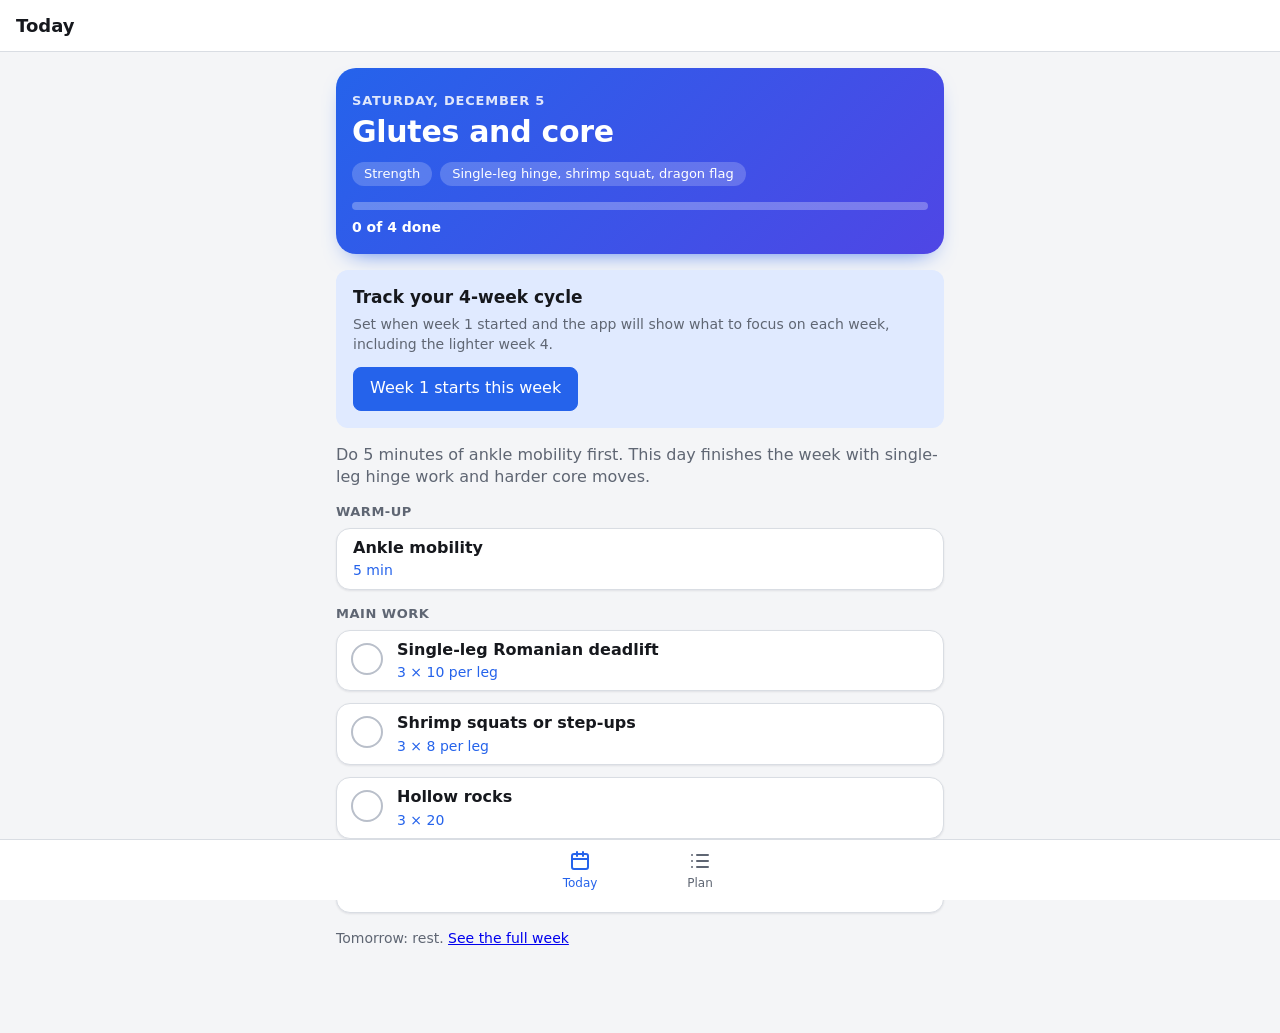
<file: index.html>
<!doctype html>
<html lang="en">
<head>
  <meta charset="utf-8">
  <meta name="viewport" content="width=device-width, initial-scale=1, viewport-fit=cover">
  <meta name="theme-color" content="#ffffff" media="(prefers-color-scheme: light)">
  <meta name="theme-color" content="#181b21" media="(prefers-color-scheme: dark)">
  <title>FitTrack</title>
  <link rel="manifest" href="manifest.webmanifest">
  <link rel="icon" type="image/png" href="icons/icon-192.png">
  <link rel="apple-touch-icon" href="icons/apple-touch-icon.png">
  <meta name="apple-mobile-web-app-capable" content="yes">
  <meta name="mobile-web-app-capable" content="yes">
  <meta name="apple-mobile-web-app-title" content="FitTrack">
  <link rel="stylesheet" href="css/base.css">
  <link rel="stylesheet" href="css/layout.css">
  <link rel="stylesheet" href="css/components.css">
</head>
<body>
  <header class="app-header">
    <button id="header-back" class="icon-btn" type="button" aria-label="Back" hidden></button>
    <h1 id="header-title">FitTrack</h1>
  </header>

  <main id="main">
    <noscript><p class="banner banner-danger">FitTrack needs JavaScript to run.</p></noscript>
  </main>

  <nav id="bottom-nav" class="bottom-nav" aria-label="Sections"></nav>
  <div id="toast" class="toast" role="status" aria-live="polite" hidden></div>

  <!-- Order matters: core first, then modules, then app.js starts everything. -->
  <script src="js/core/dates.js"></script>
  <script src="js/core/migrations.js"></script>
  <script src="js/core/storage.js"></script>
  <script src="js/core/registry.js"></script>
  <script src="js/core/router.js"></script>
  <script src="js/core/ui.js"></script>
  <script src="js/data/plan.js"></script>
  <script src="js/modules/plan-view.js"></script>
  <script src="js/modules/today.js"></script>
  <script src="js/modules/plan.js"></script>
  <script src="js/app.js"></script>
  <script>
    // Offline support. Only over https or localhost, and a failure here must never stop the app.
    if ('serviceWorker' in navigator) {
      window.addEventListener('load', () => navigator.serviceWorker.register('sw.js').catch(() => {}));
    }
  </script>
</body>
</html>
</file>
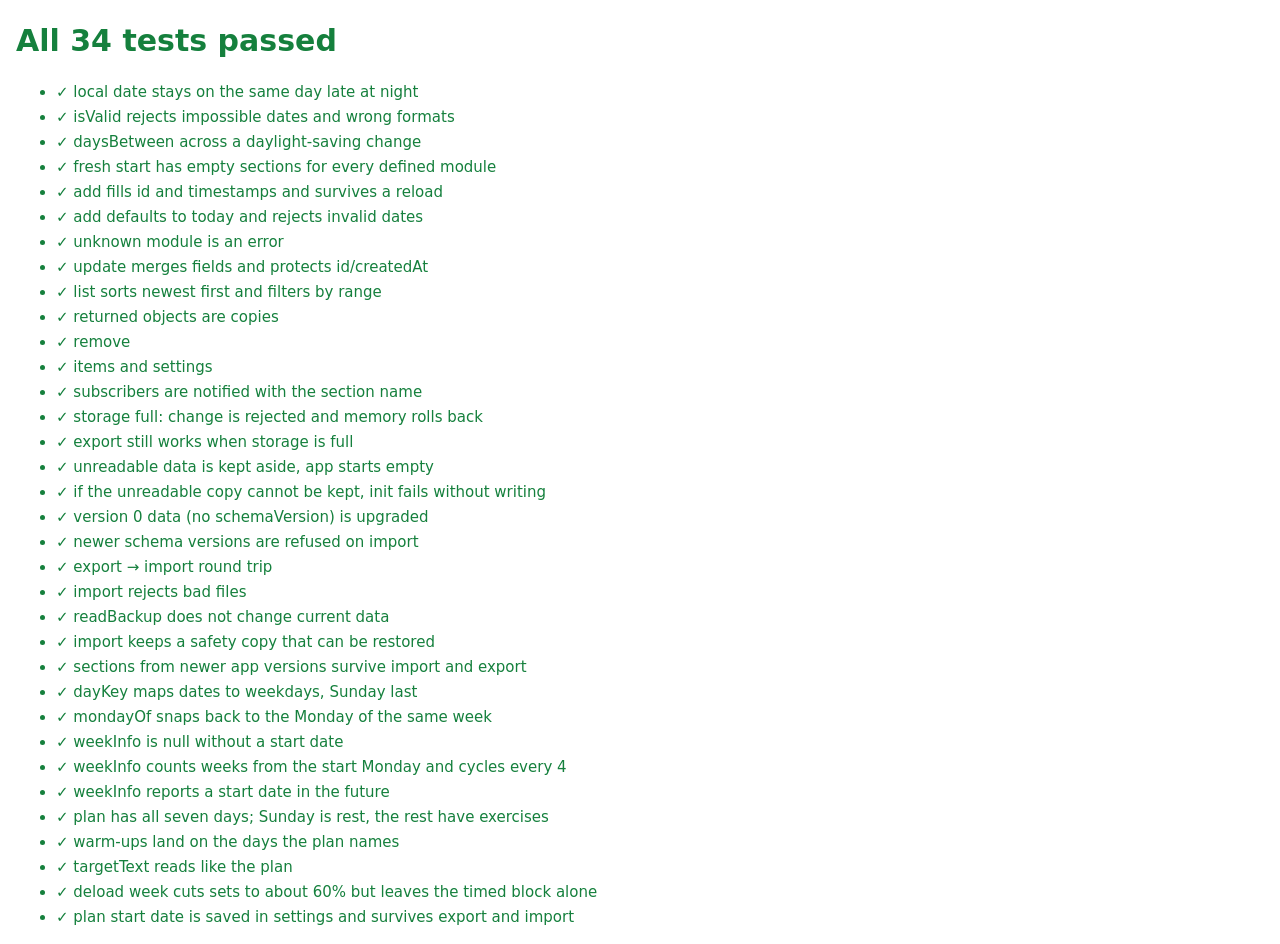
<file: tests.html>
<!doctype html>
<html lang="en">
<head>
  <meta charset="utf-8">
  <meta name="viewport" content="width=device-width, initial-scale=1">
  <title>FitTrack tests</title>
  <style>
    body { font: 15px/1.4 system-ui, sans-serif; margin: 16px; background: #fff; color: #16181d; }
    li { margin: 4px 0; }
    .pass { color: #15803d; }
    .fail { color: #b91c1c; font-weight: 600; }
    code { font-size: 13px; }
  </style>
</head>
<body>
  <h1 id="summary">Running…</h1>
  <ul id="results"></ul>

  <!-- Only the storage layer and what it depends on. Real localStorage is never touched. -->
  <script src="js/core/dates.js"></script>
  <script src="js/core/migrations.js"></script>
  <script src="js/core/storage.js"></script>
  <script src="js/data/plan.js"></script>
  <script>
    'use strict';
    const FT = window.FitTrack;
    const S = FT.storage;
    const KEY = 'fittrack:db';
    S.defineModule('workouts');
    S.defineModule('metrics');

    function memoryBackend() {
      const map = new Map();
      return {
        map,
        limit: Infinity,
        getItem(k) { return map.has(k) ? map.get(k) : null; },
        setItem(k, v) {
          v = String(v);
          let size = v.length;
          for (const [key, val] of map) if (key !== k) size += val.length;
          if (size > this.limit) { const e = new Error('quota'); e.name = 'QuotaExceededError'; throw e; }
          map.set(k, v);
        },
        removeItem(k) { map.delete(k); }
      };
    }

    function fresh() { const b = memoryBackend(); S.init({ backend: b }); return b; }

    const results = [];
    function test(name, fn) {
      try { fn(); results.push({ name, ok: true }); }
      catch (err) { results.push({ name, ok: false, message: err.message }); }
    }
    function assert(cond, message) { if (!cond) throw new Error(message || 'assertion failed'); }
    function eq(actual, expected, message) {
      const a = JSON.stringify(actual), e = JSON.stringify(expected);
      if (a !== e) throw new Error(`${message ? message + ': ' : ''}expected ${e}, got ${a}`);
    }
    function throws(fn, pattern) {
      try { fn(); } catch (err) {
        if (pattern && !pattern.test(err.message)) throw new Error(`wrong error: ${err.message}`);
        return;
      }
      throw new Error('expected an error');
    }

    // ---------- dates ----------

    test('local date stays on the same day late at night', () => {
      eq(FT.dates.toLocalDate(new Date(2026, 8, 24, 23, 45)), '2026-09-24');
    });
    test('isValid rejects impossible dates and wrong formats', () => {
      assert(FT.dates.isValid('2026-02-28'));
      assert(!FT.dates.isValid('2026-02-30'));
      assert(!FT.dates.isValid('24/09/2026'));
      assert(!FT.dates.isValid(undefined));
    });
    test('daysBetween across a daylight-saving change', () => {
      eq(FT.dates.daysBetween('2026-03-01', '2026-04-01'), 31);
      eq(FT.dates.daysBetween('2026-10-20', '2026-11-05'), 16);
    });

    // ---------- entries ----------

    test('fresh start has empty sections for every defined module', () => {
      fresh();
      eq(S.list('workouts'), []);
      eq(S.counts(), { workouts: 0, metrics: 0 });
    });
    test('add fills id and timestamps and survives a reload', () => {
      const b = fresh();
      const e = S.add('workouts', { date: '2026-09-20', title: 'Legs' });
      assert(typeof e.id === 'string' && e.id.length > 8, 'id');
      assert(e.createdAt && e.updatedAt, 'timestamps');
      S.init({ backend: b });
      eq(S.get('workouts', e.id).title, 'Legs');
    });
    test('add defaults to today and rejects invalid dates', () => {
      fresh();
      eq(S.add('workouts', {}).date, FT.dates.today());
      throws(() => S.add('workouts', { date: '2026-13-01' }), /Invalid date/);
      eq(S.list('workouts').length, 1);
    });
    test('unknown module is an error', () => {
      fresh();
      throws(() => S.add('nope', {}), /Unknown module/);
    });
    test('update merges fields and protects id/createdAt', () => {
      fresh();
      const e = S.add('workouts', { date: '2026-09-20', title: 'A', notes: 'n' });
      const u = S.update('workouts', e.id, { title: 'B', id: 'hacked', createdAt: 'x' });
      eq([u.id, u.createdAt, u.title, u.notes], [e.id, e.createdAt, 'B', 'n']);
      throws(() => S.update('workouts', e.id, { date: 'bad' }), /Invalid date/);
      throws(() => S.update('workouts', 'missing', {}), /No entry/);
    });
    test('list sorts newest first and filters by range', () => {
      fresh();
      for (const d of ['2026-09-01', '2026-09-15', '2026-08-30']) S.add('workouts', { date: d });
      eq(S.list('workouts').map(e => e.date), ['2026-09-15', '2026-09-01', '2026-08-30']);
      eq(S.list('workouts', { from: '2026-09-01', to: '2026-09-10' }).map(e => e.date), ['2026-09-01']);
    });
    test('returned objects are copies', () => {
      fresh();
      const e = S.add('workouts', { date: '2026-09-20', exercises: [{ name: 'Squat' }] });
      S.list('workouts')[0].exercises[0].name = 'changed';
      e.title = 'changed';
      eq(S.get('workouts', e.id).exercises[0].name, 'Squat');
      eq(S.get('workouts', e.id).title, undefined);
    });
    test('remove', () => {
      fresh();
      const e = S.add('workouts', { date: '2026-09-20' });
      eq(S.remove('workouts', e.id), true);
      eq(S.remove('workouts', e.id), false);
      eq(S.list('workouts'), []);
    });
    test('items and settings', () => {
      const b = fresh();
      S.saveItems('metrics', [{ id: 'x', name: 'Waist' }]);
      S.updateSettings({ weightUnit: 'lb' });
      S.init({ backend: b });
      eq(S.getItems('metrics'), [{ id: 'x', name: 'Waist' }]);
      eq(S.getSettings().weightUnit, 'lb');
    });
    test('subscribers are notified with the section name', () => {
      fresh();
      const seen = [];
      const off = S.subscribe(s => seen.push(s));
      S.add('workouts', { date: '2026-09-20' });
      off();
      S.add('workouts', { date: '2026-09-21' });
      eq(seen, ['workouts']);
    });

    // ---------- failures ----------

    test('storage full: change is rejected and memory rolls back', () => {
      const b = fresh();
      S.add('workouts', { date: '2026-09-20' });
      b.limit = b.map.get(KEY).length + 500;
      throws(() => S.add('workouts', { date: '2026-09-21', notes: 'x'.repeat(1000) }), /Storage is full/);
      eq(S.list('workouts').length, 1);
    });
    test('export still works when storage is full', () => {
      const b = fresh();
      S.add('workouts', { date: '2026-09-20' });
      b.limit = b.map.get(KEY).length;
      const json = S.exportData();
      eq(JSON.parse(json).data.modules.workouts.entries.length, 1);
    });
    test('unreadable data is kept aside, app starts empty', () => {
      const b = memoryBackend();
      b.map.set(KEY, '{not json');
      S.init({ backend: b });
      eq(S.list('workouts'), []);
      eq(S.getCorruptData(), '{not json');
      S.clearCorruptData();
      eq(S.getCorruptData(), null);
    });
    test('if the unreadable copy cannot be kept, init fails without writing', () => {
      const b = memoryBackend();
      b.map.set(KEY, '{not json');
      b.limit = 5;
      throws(() => S.init({ backend: b }));
      eq(b.map.get(KEY), '{not json');
    });

    // ---------- migrations ----------

    test('version 0 data (no schemaVersion) is upgraded', () => {
      const b = memoryBackend();
      b.map.set(KEY, JSON.stringify({ modules: { workouts: { items: [], entries: [{ id: 'a', date: '2026-01-02' }] } } }));
      S.init({ backend: b });
      eq(S.get('workouts', 'a').date, '2026-01-02');
      eq(S.getSettings().weightUnit, 'kg');
      eq(S.counts(), { workouts: 1, metrics: 0 });
    });
    test('newer schema versions are refused on import', () => {
      fresh();
      const file = JSON.stringify({ app: 'fittrack', data: { schemaVersion: 99, modules: {} } });
      throws(() => S.readBackup(file), /newer version/);
    });

    // ---------- export / import ----------

    test('export → import round trip', () => {
      fresh();
      S.add('workouts', { date: '2026-09-20', title: 'Push', exercises: [{ name: 'Bench', sets: [{ reps: 8, weight: 80, done: true }] }] });
      S.updateSettings({ weightUnit: 'lb' });
      const json = S.exportData();
      const before = S.list('workouts');

      const b2 = memoryBackend();
      S.init({ backend: b2 });
      const backup = S.readBackup(json);
      eq(backup.counts, { workouts: 1, metrics: 0 });
      S.replaceAll(backup.data);
      eq(S.list('workouts'), before);
      eq(S.getSettings().weightUnit, 'lb');
      assert(S.getMeta().lastExportAt, 'lastExportAt');
    });
    test('import rejects bad files', () => {
      fresh();
      throws(() => S.readBackup('nope'), /not valid JSON/);
      throws(() => S.readBackup('{"hello":1}'), /not a FitTrack backup/);
      const bad = entries => JSON.stringify({ app: 'fittrack', data: { schemaVersion: 1, modules: { workouts: { items: [], entries } } } });
      throws(() => S.readBackup(bad([{ id: 'a', date: 'yesterday' }])), /invalid date/);
      throws(() => S.readBackup(bad([{ id: 'a', date: '2026-01-01' }, { id: 'a', date: '2026-01-02' }])), /duplicate id/);
      throws(() => S.readBackup(bad([{ date: '2026-01-01' }])), /no id/);
    });
    test('readBackup does not change current data', () => {
      fresh();
      S.add('workouts', { date: '2026-09-20' });
      S.readBackup(JSON.stringify({ app: 'fittrack', data: { schemaVersion: 1, modules: {} } }));
      eq(S.list('workouts').length, 1);
    });
    test('import keeps a safety copy that can be restored', () => {
      fresh();
      const original = S.add('workouts', { date: '2026-09-20', title: 'Original' });
      const backup = S.readBackup(JSON.stringify({ app: 'fittrack', data: { schemaVersion: 1, modules: {} } }));
      S.replaceAll(backup.data);
      eq(S.list('workouts'), []);
      assert(S.hasPreImportBackup(), 'has backup');
      S.restorePreImportBackup();
      eq(S.get('workouts', original.id).title, 'Original');
      assert(!S.hasPreImportBackup(), 'backup consumed');
    });
    test('sections from newer app versions survive import and export', () => {
      fresh();
      const file = JSON.stringify({ app: 'fittrack', data: { schemaVersion: 1, modules: { future: { items: [], entries: [{ id: 'f', date: '2026-01-01', x: 1 }] } } } });
      S.replaceAll(S.readBackup(file).data);
      eq(JSON.parse(S.exportData()).data.modules.future.entries[0].x, 1);
    });

    // ---------- training plan ----------

    const P = FT.plan;

    test('dayKey maps dates to weekdays, Sunday last', () => {
      eq(P.dayKey('2026-10-12'), 'mon');
      eq(P.dayKey('2026-10-15'), 'thu');
      eq(P.dayKey('2026-10-17'), 'sat');
      eq(P.dayKey('2026-10-18'), 'sun');
    });
    test('mondayOf snaps back to the Monday of the same week', () => {
      eq(P.mondayOf('2026-10-12'), '2026-10-12');
      eq(P.mondayOf('2026-10-15'), '2026-10-12');
      eq(P.mondayOf('2026-10-18'), '2026-10-12');
      eq(P.mondayOf('2026-10-19'), '2026-10-19');
      eq(P.mondayOf('2026-11-01'), '2026-10-26'); // across a month boundary
    });
    test('weekInfo is null without a start date', () => {
      eq(P.weekInfo(null, '2026-10-15'), null);
      eq(P.weekInfo('garbage', '2026-10-15'), null);
    });
    test('weekInfo counts weeks from the start Monday and cycles every 4', () => {
      const w = (date) => P.weekInfo('2026-10-14', date); // a Wednesday: snaps to Mon 12 Oct
      eq([w('2026-10-12').n, w('2026-10-18').n], [1, 1]);
      eq(w('2026-10-19').n, 2);
      eq(w('2026-11-02').n, 4);
      assert(w('2026-11-02').deload && !w('2026-10-26').deload, 'deload only in week 4');
      eq([w('2026-11-09').n, w('2026-11-09').block], [1, 2]);
      eq(w('2026-10-15').block, 1);
    });
    test('weekInfo reports a start date in the future', () => {
      const info = P.weekInfo('2026-10-19', '2026-10-15');
      eq([info.upcoming, info.daysUntil], [true, 4]);
    });
    test('plan has all seven days; Sunday is rest, the rest have exercises', () => {
      eq(P.DAY_KEYS.length, 7);
      for (const key of P.DAY_KEYS) assert(P.DAYS[key] && P.DAY_NAMES[key], key);
      eq(P.DAYS.sun.exercises.length, 0);
      for (const key of ['mon', 'tue', 'wed', 'thu', 'fri', 'sat']) {
        assert(P.DAYS[key].exercises.length >= 4, key + ' has exercises');
        for (const ex of P.DAYS[key].exercises) assert(ex.name && ex.how && ex.sets >= 1, key + ': ' + ex.name);
      }
    });
    test('warm-ups land on the days the plan names', () => {
      eq(P.DAY_KEYS.filter(k => P.warmupsFor(k).some(w => w.name === 'Ankle mobility')), ['mon', 'thu', 'sat']);
      eq(P.DAY_KEYS.filter(k => P.warmupsFor(k).some(w => w.name === 'Wrist warm-up')), ['tue', 'fri']);
      eq(P.DAY_KEYS.filter(k => P.warmupsFor(k).some(w => w.name === 'Shoulder warm-up')), ['tue', 'wed', 'fri']);
    });
    test('targetText reads like the plan', () => {
      const by = (key, name) => P.DAYS[key].exercises.find(e => e.name === name);
      eq(P.targetText(by('mon', 'Bulgarian split squats')), '4 × 8–10 per leg');
      eq(P.targetText(by('mon', 'Nordic curl negatives')), '3 × 5');
      eq(P.targetText(by('tue', 'Wall walk to chest-to-wall hold')), '5 × 30 sec');
      eq(P.targetText(by('wed', 'Push-ups')), '2 sets, near max');
      eq(P.targetText(by('fri', 'Tripod to straddle press attempts')), '8–10 minutes');
    });
    test('deload week cuts sets to about 60% but leaves the timed block alone', () => {
      const deload = P.weekInfo('2026-10-12', '2026-11-02');
      const normal = P.weekInfo('2026-10-12', '2026-10-12');
      const by = (key, name) => P.DAYS[key].exercises.find(e => e.name === name);
      eq([P.setsFor(by('mon', 'Bulgarian split squats'), normal), P.setsFor(by('mon', 'Bulgarian split squats'), deload)], [4, 2]);
      eq(P.setsFor(by('tue', 'Hollow body hold'), deload), 2);
      eq(P.setsFor(by('wed', 'Push-ups'), deload), 1);
      eq(P.setsFor(by('fri', 'Tripod to straddle press attempts'), deload), 1);
      eq(P.targetText(by('mon', 'Bulgarian split squats'), deload), '2 × 8–10 per leg');
      eq(P.setsFor(by('mon', 'Bulgarian split squats'), null), 4);
    });
    test('plan start date is saved in settings and survives export and import', () => {
      fresh();
      eq(S.getSettings().planStart, null);
      S.updateSettings({ planStart: '2026-10-12' });
      const json = S.exportData();
      fresh();
      S.replaceAll(S.readBackup(json).data);
      eq(S.getSettings().planStart, '2026-10-12');
    });

    // ---------- report ----------

    const failed = results.filter(r => !r.ok).length;
    document.getElementById('summary').textContent = failed ? `${failed} of ${results.length} failed` : `All ${results.length} tests passed`;
    document.getElementById('summary').className = failed ? 'fail' : 'pass';
    document.getElementById('results').replaceChildren(...results.map(r => {
      const li = document.createElement('li');
      li.className = r.ok ? 'pass' : 'fail';
      li.textContent = (r.ok ? '✓ ' : '✗ ') + r.name + (r.ok ? '' : ' — ' + r.message);
      return li;
    }));
  </script>
</body>
</html>
</file>
<file: css/base.css>
:root {
  --bg: #f4f5f7;
  --surface: #ffffff;
  --surface-2: #eef0f3;
  --text: #16181d;
  --text-muted: #5f6673;
  --border: #d9dde3;
  --accent: #2563eb;
  --accent-text: #ffffff;
  --accent-soft: #e0eaff;
  --ring: #b9bfca;
  --shadow: 0 1px 2px rgb(16 24 40 / 0.05), 0 1px 3px rgb(16 24 40 / 0.04);
  --hero-from: #2563eb;
  --hero-to: #4f46e5;
  --rest-from: #0d9488;
  --rest-to: #0f766e;
  --done-from: #16a34a;
  --done-to: #0f766e;
  --success: #15803d;
  --success-text: #ffffff;
  --success-soft: #dcfce7;
  --danger: #b91c1c;
  --danger-text: #ffffff;
  --danger-soft: #fee2e2;
  --warning-soft: #fef3c7;
  --warning-text: #78350f;

  --radius: 12px;
  --radius-sm: 8px;
  --space-1: 4px;
  --space-2: 8px;
  --space-3: 12px;
  --space-4: 16px;
  --space-5: 24px;
  --tap: 44px;
  --header-h: 52px;
  --nav-h: 60px;
  --font: system-ui, -apple-system, "Segoe UI", Roboto, sans-serif;

  color-scheme: light dark;
}

@media (prefers-color-scheme: dark) {
  :root {
    --bg: #0f1115;
    --surface: #181b21;
    --surface-2: #22262e;
    --text: #e8eaee;
    --text-muted: #9aa1ad;
    --border: #2e333c;
    --accent: #6b97ff;
    --accent-text: #0b1020;
    --accent-soft: #1c2845;
    --ring: #4a5160;
    --shadow: 0 1px 2px rgb(0 0 0 / 0.4);
    --hero-from: #2f54d4;
    --hero-to: #4338ca;
    --rest-from: #0f766e;
    --rest-to: #115e59;
    --done-from: #15803d;
    --done-to: #0f766e;
    --success: #4ade80;
    --success-text: #052e14;
    --success-soft: #14301f;
    --danger: #f87171;
    --danger-text: #2a0a0a;
    --danger-soft: #3a1717;
    --warning-soft: #3a2e0e;
    --warning-text: #fcd34d;
  }
}

*, *::before, *::after { box-sizing: border-box; }

html { -webkit-text-size-adjust: 100%; }

body {
  margin: 0;
  font-family: var(--font);
  font-size: 16px;
  line-height: 1.4;
  background: var(--bg);
  color: var(--text);
  -webkit-tap-highlight-color: transparent;
}

button, input, textarea, select { font: inherit; color: inherit; }
h1, h2, h3, p { margin: 0; }
h1, h2, h3 { line-height: 1.2; }
[hidden] { display: none !important; }

.muted { color: var(--text-muted); }
.small { font-size: 14px; }
</file>
<file: css/layout.css>
.app-header {
  position: sticky;
  top: 0;
  z-index: 10;
  display: flex;
  align-items: center;
  gap: var(--space-1);
  min-height: calc(var(--header-h) + env(safe-area-inset-top));
  padding: env(safe-area-inset-top) max(var(--space-2), env(safe-area-inset-right)) 0 max(var(--space-2), env(safe-area-inset-left));
  background: var(--surface);
  border-bottom: 1px solid var(--border);
}

.app-header h1 {
  flex: 1;
  padding-left: var(--space-2);
  font-size: 18px;
  font-weight: 600;
  white-space: nowrap;
  overflow: hidden;
  text-overflow: ellipsis;
}

#header-back:not([hidden]) + h1 { padding-left: 0; }

main {
  max-width: 640px;
  margin: 0 auto;
  padding: var(--space-4) max(var(--space-4), env(safe-area-inset-right))
    calc(var(--nav-h) + env(safe-area-inset-bottom) + var(--space-5)) max(var(--space-4), env(safe-area-inset-left));
}

.bottom-nav {
  position: fixed;
  left: 0;
  right: 0;
  bottom: 0;
  z-index: 10;
  display: flex;
  justify-content: center;
  background: var(--surface);
  border-top: 1px solid var(--border);
  padding-bottom: env(safe-area-inset-bottom);
}

.bottom-nav a {
  flex: 1;
  max-width: 120px;
  min-height: var(--nav-h);
  display: flex;
  flex-direction: column;
  align-items: center;
  justify-content: center;
  gap: 2px;
  font-size: 12px;
  font-weight: 500;
  color: var(--text-muted);
  text-decoration: none;
}

.bottom-nav a[aria-current="page"] { color: var(--accent); }
.bottom-nav .icon { width: 24px; height: 24px; }

/* On Android the keyboard shrinks the viewport, which would push the fixed bar
   over the field being typed in. Hide it while typing. */
body:has(input:focus, textarea:focus) .bottom-nav {
  display: none;
}
</file>
<file: css/components.css>
/* ---------- Icons ---------- */
.icon { display: inline-flex; width: 20px; height: 20px; flex: none; }
.icon svg { width: 100%; height: 100%; }

/* ---------- Buttons ---------- */
.btn {
  display: inline-flex;
  align-items: center;
  justify-content: center;
  gap: var(--space-2);
  min-height: var(--tap);
  padding: 0 var(--space-4);
  border: 1px solid var(--border);
  border-radius: var(--radius-sm);
  background: var(--surface);
  color: var(--text);
  font-weight: 500;
  text-decoration: none;
  cursor: pointer;
  touch-action: manipulation;
}
.btn:active { transform: scale(0.98); }
.btn-primary { background: var(--accent); border-color: var(--accent); color: var(--accent-text); }
.btn-danger { color: var(--danger); border-color: var(--danger); background: transparent; }
.btn-danger-solid { background: var(--danger); border-color: var(--danger); color: var(--danger-text); }
.btn-dashed { border-style: dashed; background: transparent; color: var(--text-muted); }
.btn-block { width: 100%; }
.btn-lg { min-height: 52px; font-size: 17px; }

.icon-btn {
  display: inline-flex;
  align-items: center;
  justify-content: center;
  width: var(--tap);
  height: var(--tap);
  flex: none;
  padding: 0;
  border: 0;
  border-radius: 50%;
  background: transparent;
  color: var(--text);
  text-decoration: none;
  cursor: pointer;
  touch-action: manipulation;
}
.icon-btn .icon { width: 24px; height: 24px; }
.icon-btn-muted { color: var(--text-muted); }
.icon-btn-muted .icon { width: 20px; height: 20px; }

/* ---------- Forms ---------- */
.field { display: flex; flex-direction: column; gap: var(--space-1); min-width: 0; }
.field-label { font-size: 14px; font-weight: 500; color: var(--text-muted); }

.input {
  width: 100%;
  min-height: var(--tap);
  padding: var(--space-2) var(--space-3);
  border: 1px solid var(--border);
  border-radius: var(--radius-sm);
  background: var(--surface);
  font-size: 16px; /* below 16px, iOS Safari zooms in on focus */
}
.input:focus { outline: 2px solid var(--accent); outline-offset: -1px; border-color: transparent; }
textarea.input { min-height: 88px; resize: vertical; }
.input-num { padding: var(--space-2) var(--space-1); text-align: center; font-variant-numeric: tabular-nums; }

.segmented { display: inline-flex; border: 1px solid var(--border); border-radius: var(--radius-sm); overflow: hidden; }
.segmented button {
  min-height: var(--tap);
  min-width: 72px;
  border: 0;
  background: var(--surface);
  font-weight: 500;
  cursor: pointer;
}
.segmented button + button { border-left: 1px solid var(--border); }
.segmented button[aria-pressed="true"] { background: var(--accent); color: var(--accent-text); }

/* ---------- Layout helpers ---------- */
.stack { display: flex; flex-direction: column; gap: var(--space-4); }
.stack-sm { display: flex; flex-direction: column; gap: var(--space-2); }
.row { display: flex; gap: var(--space-3); align-items: flex-end; }
.grow { flex: 1; }

.card {
  display: block;
  background: var(--surface);
  border: 1px solid var(--border);
  border-radius: var(--radius);
  padding: var(--space-4);
  color: inherit;
  text-decoration: none;
}
.card h2 { font-size: 17px; }

.card-list { list-style: none; margin: 0 0 var(--space-5); padding: 0; display: flex; flex-direction: column; gap: var(--space-3); }
.list-heading { margin: 0 0 var(--space-2); font-size: 13px; font-weight: 600; letter-spacing: 0.04em; text-transform: uppercase; color: var(--text-muted); }

.empty-state { padding: var(--space-5) var(--space-4); text-align: center; color: var(--text-muted); }
.empty-state strong { display: block; margin-bottom: var(--space-2); font-size: 18px; color: var(--text); }

/* ---------- Banners, toast, dialog ---------- */
.banner {
  display: block;
  margin-bottom: var(--space-4);
  padding: var(--space-3) var(--space-4);
  border-radius: var(--radius-sm);
  font-size: 15px;
  text-decoration: none;
}
.banner-warning { background: var(--warning-soft); color: var(--warning-text); }
.banner-danger { background: var(--danger-soft); color: var(--danger); }

.toast {
  position: fixed;
  left: 50%;
  bottom: calc(var(--nav-h) + env(safe-area-inset-bottom) + 88px);
  z-index: 30;
  width: max-content;
  max-width: calc(100% - 32px);
  transform: translateX(-50%);
  padding: var(--space-3) var(--space-4);
  border-radius: var(--radius-sm);
  background: var(--text);
  color: var(--bg);
  font-size: 15px;
  box-shadow: 0 4px 16px rgb(0 0 0 / 0.2);
}
.toast-error { background: var(--danger); color: var(--danger-text); }

.dialog {
  width: min(400px, calc(100% - 32px));
  padding: var(--space-5);
  border: 0;
  border-radius: var(--radius);
  background: var(--surface);
  color: var(--text);
}
.dialog::backdrop { background: rgb(0 0 0 / 0.45); }
.dialog p { white-space: pre-line; }
.dialog-actions { display: flex; justify-content: flex-end; gap: var(--space-2); margin-top: var(--space-5); }

/* ---------- Training plan ---------- */
.card { box-shadow: var(--shadow); }

.chip-row { display: flex; flex-wrap: wrap; gap: var(--space-2); margin-top: var(--space-3); }
.chip {
  display: inline-block;
  padding: 3px var(--space-3);
  border-radius: 999px;
  background: var(--surface-2);
  font-size: 13px;
  font-weight: 500;
  color: var(--text-muted);
}
.chip-success { background: var(--success-soft); color: var(--success); }

/* Hero: today's session and how far through it you are. */
.hero {
  padding: var(--space-5) var(--space-4) var(--space-4);
  border-radius: 20px;
  color: #fff;
  background: linear-gradient(135deg, var(--hero-from), var(--hero-to));
  box-shadow: 0 10px 24px -14px var(--hero-from);
  transition: background 0.3s;
}
.hero.is-rest { background: linear-gradient(135deg, var(--rest-from), var(--rest-to)); box-shadow: 0 10px 24px -14px var(--rest-from); }
.hero.is-complete { background: linear-gradient(135deg, var(--done-from), var(--done-to)); box-shadow: 0 10px 24px -14px var(--done-from); }
.hero-date { font-size: 13px; font-weight: 600; letter-spacing: 0.06em; text-transform: uppercase; opacity: 0.85; }
.hero-title { margin-top: var(--space-1); font-size: 30px; font-weight: 700; letter-spacing: -0.01em; }
.hero .chip { background: rgb(255 255 255 / 0.2); color: #fff; }
.progress { height: 8px; margin-top: var(--space-4); border-radius: 999px; background: rgb(255 255 255 / 0.28); overflow: hidden; }
.progress-fill { width: 0; height: 100%; border-radius: inherit; background: #fff; transition: width 0.35s ease; }
.hero-progress { margin-top: var(--space-2); font-size: 14px; font-weight: 600; }

.week-card { display: flex; flex-direction: column; gap: var(--space-2); background: var(--accent-soft); border-color: transparent; box-shadow: none; }
.week-card.is-deload { background: var(--success-soft); }
.week-card-top { display: flex; justify-content: space-between; align-items: flex-start; gap: var(--space-3); }
.week-card .btn { align-self: flex-start; margin-top: var(--space-1); }

/* Exercises */
.ex-list { list-style: none; margin: 0; padding: 0; display: flex; flex-direction: column; gap: var(--space-3); }
.ex-item { background: var(--surface); border: 1px solid var(--border); border-radius: 14px; box-shadow: var(--shadow); }
.ex-item summary {
  display: flex;
  flex-direction: column;
  justify-content: center;
  gap: 2px;
  min-height: 56px;
  padding: var(--space-2) var(--space-4);
  cursor: pointer;
  list-style: none;
}
.ex-item summary::-webkit-details-marker { display: none; }
.ex-item[open] summary { border-bottom: 1px solid var(--border); }
.ex-name { font-weight: 600; transition: color 0.2s; }
.ex-target { font-size: 14px; color: var(--accent); font-variant-numeric: tabular-nums; }
.ex-item > .ex-how, .ex-item > .stack-sm { padding: var(--space-3) var(--space-4); }
.ex-how { font-size: 15px; color: var(--text-muted); }
.ex-step { font-size: 15px; font-weight: 600; }

/* Tracked exercise: tick on the left, notes expand on the right. */
.ex-row {
  display: flex;
  align-items: flex-start;
  background: var(--surface);
  border: 1px solid var(--border);
  border-radius: 14px;
  box-shadow: var(--shadow);
  transition: background 0.25s, border-color 0.25s;
}
.ex-row .ex-item { flex: 1; min-width: 0; border: 0; border-radius: 0; background: transparent; box-shadow: none; }
.ex-row .ex-item summary { padding-left: 0; }
.ex-row .ex-item > .ex-how { padding-left: 0; }
.ex-row.is-done { background: var(--success-soft); border-color: transparent; }
.ex-row.is-done .ex-name { color: var(--text-muted); text-decoration: line-through; }
.ex-row.is-done .ex-target { color: var(--success); }
.ex-row.is-done .ex-item[open] summary { border-bottom-color: rgb(0 0 0 / 0.08); }

.tick {
  flex: none;
  display: flex;
  align-items: center;
  justify-content: center;
  width: 60px;
  height: 56px;
  padding: 0;
  border: 0;
  background: transparent;
  cursor: pointer;
  touch-action: manipulation;
}
.tick-box {
  display: flex;
  align-items: center;
  justify-content: center;
  width: 32px;
  height: 32px;
  border: 2px solid var(--ring);
  border-radius: 50%;
  color: transparent;
  transition: background 0.2s, border-color 0.2s, color 0.2s, transform 0.2s;
}
.tick-box .icon { width: 20px; height: 20px; }
.tick:active .tick-box { transform: scale(0.9); }
.tick[aria-pressed="true"] .tick-box { background: var(--success); border-color: var(--success); color: var(--success-text); }
.tick:focus-visible { outline: 2px solid var(--accent); outline-offset: -4px; border-radius: 12px; }

/* Plan tab */
.day-row { display: grid; grid-template-columns: 96px 1fr auto; gap: var(--space-3); align-items: baseline; padding: var(--space-3) var(--space-4); }
.day-row-name { font-weight: 600; }
.day-row.is-today { border-color: var(--accent); box-shadow: inset 0 0 0 1px var(--accent); }

.fold summary { cursor: pointer; font-weight: 600; min-height: 24px; }
.fold-body { margin-top: var(--space-3); }
.plain-list { margin: 0; padding-left: 20px; font-size: 15px; display: flex; flex-direction: column; gap: var(--space-2); }

.today-title { font-size: 24px; font-weight: 700; }
</file>
